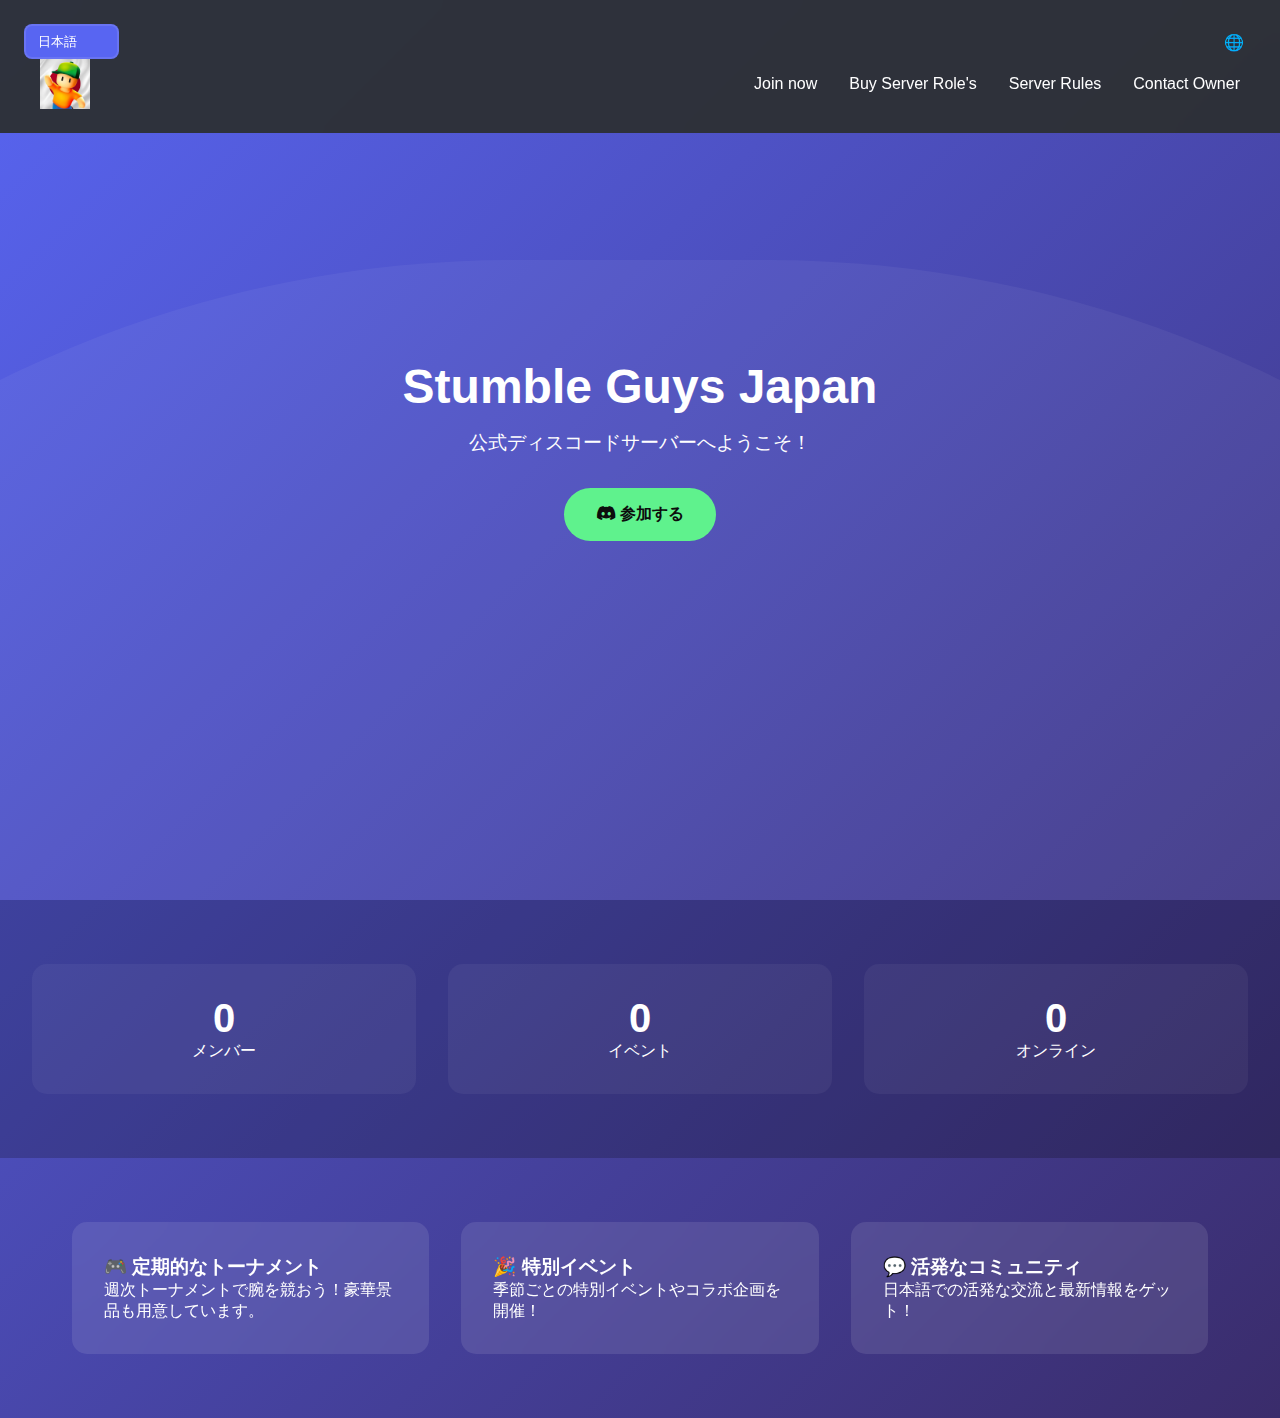
<file: index.html>
<!DOCTYPE html>
<html lang="ja">
<head>
    <meta charset="UTF-8">
    <meta name="viewport" content="width=device-width, initial-scale=1.0">
    <title>Stumble Guys Japan - 公式ディスコードサーバー</title>
    <link rel="stylesheet" href="https://cdnjs.cloudflare.com/ajax/libs/font-awesome/6.0.0/css/all.min.css">
    <link rel="stylesheet" href="Chat.css">

</head>
<body>
    
    </div>

    <nav class="nav">
        <div class="language-switcher">
            <select id="languageSelect" onchange="changeLanguage(this.value)">
                <option value="ja">日本語</option>
                <option value="en">English</option>
            </select>
        </div>
        <div class="nav-content">
            <img src="Sg server logo.jpg" alt="Server Logo" width="50" class="floating-logo">
            <div class="nav-links">
                <a href="https://discord.com/channels/1329159500552343633/1329167504312107028" class="nav-link" onclick="window.location.href='https://discord.com/channels/1329159500552343633/1329167504312107028'">Join now</a>
                <a href="About.Html" class="nav-link" onclick="window.location.href='About.Html'">Buy Server Role's</a>
                <a href="Rules.html" class="nav-link" onclick="window.location.href='Rules.html'">Server Rules</a>
                <a href="#contact" class="nav-link" onclick="window.location.href='#contact'">Contact Owner</a>
            </div>
        </div>
    </nav>
    <!-- <nav class="nav">
        <div class="language-switcher">
            <select id="languageSelect" onchange="changeLanguage(this.value)">
                <option value="ja">日本語</option>
                <option value="en">English</option>
            </select>
        </div>
        <div class="nav-content">
            <img src="Sg server logo.jpg" alt="Server Logo" width="50" class="floating-logo">
            <div class="nav-links">
                <a href="https://discord.com/channels/1329159500552343633/1329167504312107028" class="nav-link">Join now</a>
                <a href="About.Html" class="nav-link">Buy Server Role's</a>
               
                <a href="Rules.html" class="nav-link">Server Rules</a>
                <a href="#contact" class="nav-link">Contact Owner</a>
            </div>
        </div>
    </nav> -->

    <section class="hero">
        <h1 lang="ja" style="font-size: 3rem; margin-bottom: 1rem;">Stumble Guys Japan</h1>
        <h1 lang="en" style="font-size: 3rem; margin-bottom: 1rem;">Stumble Guys Japan</h1>
        
        <p lang="ja" style="font-size: 1.2rem; margin-bottom: 2rem;">公式ディスコードサーバーへようこそ！</p>
        <p lang="en" style="font-size: 1.2rem; margin-bottom: 2rem;">Welcome to the Official Discord Server!</p>
        
        <a href="https://discord.com/channels/1329159500552343633/1329167504312107028" class="join-button" target="_blank">  
            <i class="fab fa-discord"></i> 
            <span lang="ja">参加する</span>
            <span lang="en">Join Now</span>
        </a>
    </section>

    <section class="server-stats">
        <div class="stat-card">
            <div class="stat-number" data-count="5000">0</div>
            <div class="stat-label" lang="ja">メンバー</div>
            <div class="stat-label" lang="en">Members</div>
        </div>
        <div class="stat-card">
            <div class="stat-number" data-count="100">0</div>
            <div class="stat-label" lang="ja">イベント</div>
            <div class="stat-label" lang="en">Events</div>
        </div>
        <div class="stat-card">
            <div class="stat-number" data-count="24">0</div>
            <div class="stat-label" lang="ja">オンライン</div>
            <div class="stat-label" lang="en">Online</div>
        </div>
    </section>

    <section class="feature-cards">
        <div class="card">
            <h3 lang="ja">🎮 定期的なトーナメント</h3>
            <h3 lang="en">🎮 Regular Tournaments</h3>
            <p lang="ja">週次トーナメントで腕を競おう！豪華景品も用意しています。</p>
            <p lang="en">Compete in weekly tournaments! Awesome prizes await.</p>
        </div>
        <div class="card">
            <h3 lang="ja">🎉 特別イベント</h3>
            <h3 lang="en">🎉 Special Events</h3>
            <p lang="ja">季節ごとの特別イベントやコラボ企画を開催！</p>
            <p lang="en">Seasonal events and collaborations are held!</p>
        </div>
        <div class="card">
            <h3 lang="ja">💬 活発なコミュニティ</h3>
            <h3 lang="en">💬 Active Community</h3>
            <p lang="ja">日本語での活発な交流と最新情報をゲット！</p>
            <p lang="en">Join an active community with the latest info in Japanese!</p>
        </div>
    </section>
    <script src="Chat.js"></script>

    
</body>
</html>
</file>
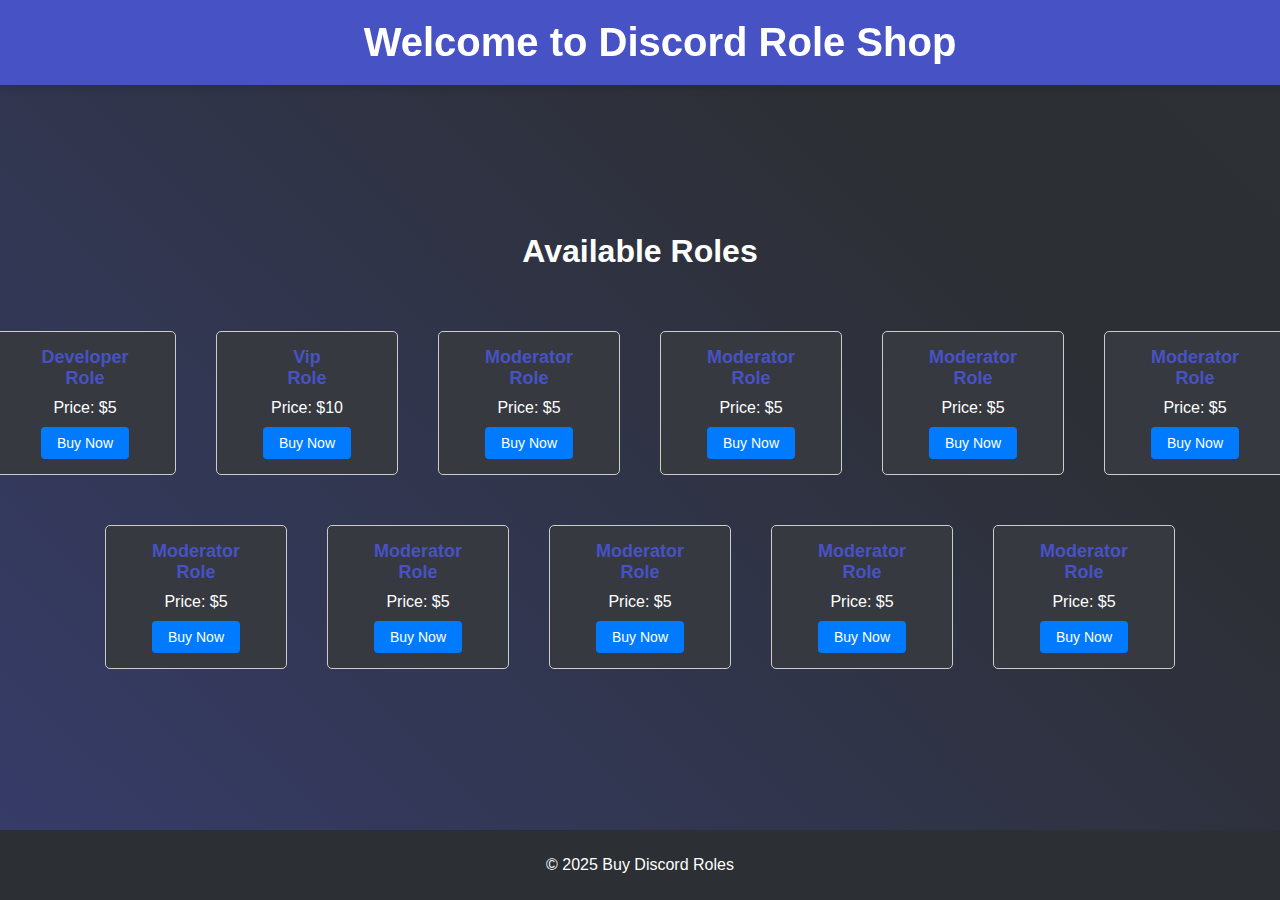
<file: About.Html>
<!DOCTYPE html>
<html lang="en">
<head>
    <meta charset="UTF-8">
    <meta name="viewport" content="width=device-width, initial-scale=1.0">
    <title>Buy Discord Roles</title>
    <link rel="stylesheet" href="About.css">
    <style>
        /* Add consistent styling for all .role divs */
        .role {
            display: inline-block; /* Make them inline-block to align horizontally */
            margin: 10px; /* Add some spacing between roles */
            padding: 15px; /* Add padding for better spacing inside the div */
            border: 1px solid #ccc; /* Add a border */
            border-radius: 5px; /* Rounded corners */
            text-align: center; /* Center-align the content */
            width: 150px; /* Set a fixed width for consistency */
        }

        .role h3 {
            margin: 0; /* Remove default margin for h3 */
            font-size: 18px; /* Adjust font size */
        }

        .role p {
            margin: 10px 0; /* Add spacing above and below the price */
            font-size: 16px; /* Adjust font size */
        }

        .role button {
            padding: 8px 16px; /* Add padding to the button */
            font-size: 14px; /* Adjust button font size */
            cursor: pointer; /* Change cursor to pointer on hover */
            background-color: #007bff; /* Blue background color */
            color: white; /* White text color */
            border: none; /* Remove default border */
            border-radius: 4px; /* Rounded corners for the button */
        }

        .role button:hover {
            background-color: #0056b3; /* Darker blue on hover */
        }
    </style>
</head>
<body>
    <header>
        <h1>Welcome to Discord Role Shop</h1>
        <nav>
            <!-- Navigation content here -->
        </nav>
    </header>
    
    <h1 class="roles">Available Roles</h1>

    <main>
        <section class="roles">
            <div class="role" id="role1">
                <h3>Developer <br>Role</h3>
                <p>Price: $5</p>
                <button onclick="buyRole(1)">Buy Now</button>
            </div>
            <div class="role" id="role2">
                <h3>Vip <br>Role</h3>
                <p>Price: $10</p>
                <button onclick="buyRole(2)">Buy Now</button>
            </div>
            <div class="role" id="role3">
                <h3>Moderator <br>Role</h3>
                <p>Price: $5</p>
                <button onclick="buyRole(3)">Buy Now</button>
            </div>
            
            <div class="role" id="role3">
                <h3>Moderator <br>Role</h3>
                <p>Price: $5</p>
                <button onclick="buyRole(3)">Buy Now</button>
            </div>
            <div class="role" id="role3">
                <h3>Moderator <br>Role</h3>
                <p>Price: $5</p>
                <button onclick="buyRole(3)">Buy Now</button>
            </div>
            <div class="role" id="role3">
                <h3>Moderator <br>Role</h3>
                <p>Price: $5</p>
                <button onclick="buyRole(3)">Buy Now</button>
            </div>
          
        </section>

        <section class="roles">
            <div class="role" id="role3">
                <h3>Moderator <br>Role</h3>
                <p>Price: $5</p>
                <button onclick="buyRole(3)">Buy Now</button>
            </div>
            <div class="role" id="role3">
                <h3>Moderator <br>Role</h3>
                <p>Price: $5</p>
                <button onclick="buyRole(3)">Buy Now</button>
            </div>
            <div class="role" id="role3">
                <h3>Moderator <br>Role</h3>
                <p>Price: $5</p>
                <button onclick="buyRole(3)">Buy Now</button>
            </div>
            <div class="role" id="role3">
                <h3>Moderator <br>Role</h3>
                <p>Price: $5</p>
                <button onclick="buyRole(3)">Buy Now</button>
            </div>
            <div class="role" id="role3">
                <h3>Moderator <br>Role</h3>
                <p>Price: $5</p>
                <button onclick="buyRole(3)">Buy Now</button>
            </div>
          
        </section>
    </main>

    <footer>
        <p>&copy; 2025 Buy Discord Roles</p>
    </footer>

    <script src="About.js"></script>
</body>
</html>
</file>
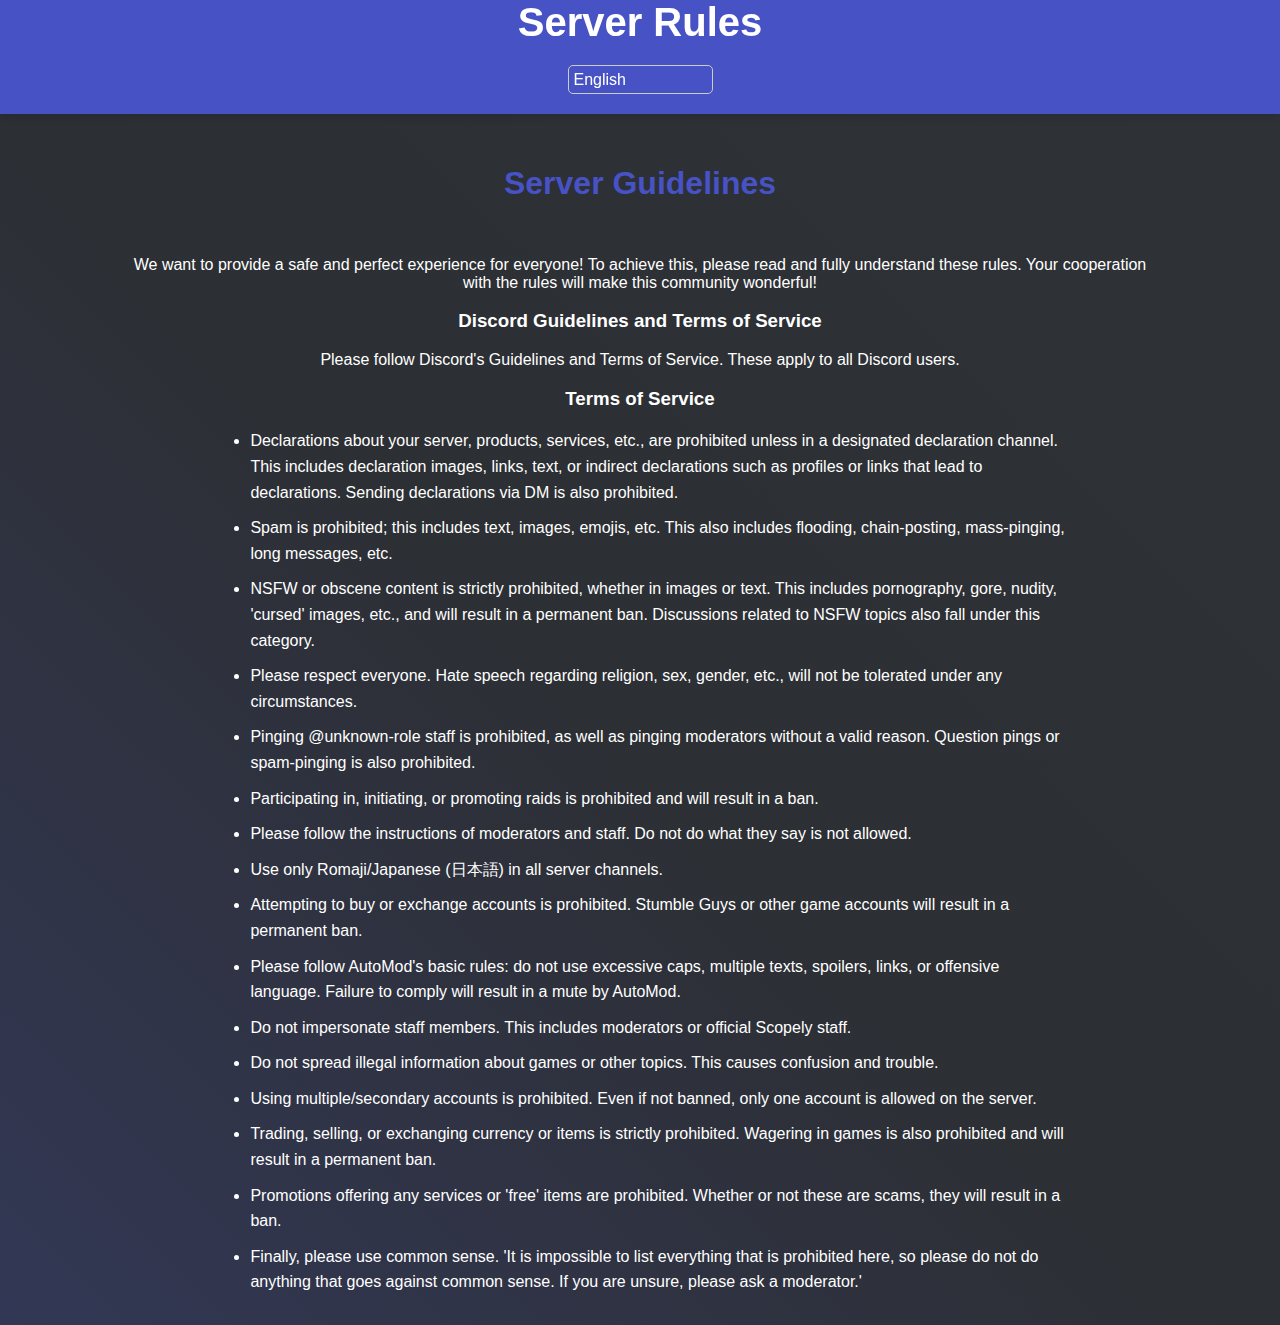
<file: Rules.html>
<!DOCTYPE html>
<html lang="en">
<head>
    <meta charset="UTF-8">
    <meta name="viewport" content="width=device-width, initial-scale=1.0">
    <title>Sābā Rūru - Server Rules</title>
    <link rel="stylesheet" href="Rules.css">
    <style>
        /* Basic styling for the language selector */
        #language-selector {
            margin: 20px;
            padding: 5px;
            font-size: 16px;
            border-radius: 5px;
            border: 1px solid #ccc;
        }
    </style>
</head>
<body>

    <!-- Header Section -->
    <header>
        <h1 id="header-title">Sābā Rūru (Server Rules)</h1>
        <nav>
            <!-- <a href="#rules">Rules</a>
            <a href="#contact">Contact</a>
            <a href="#home">Home</a> -->
        </nav>
        <!-- Language Selector -->
        <select id="language-selector">
            <option value="en">English</option>
            <option value="ja">日本語 (Japanese)</option>
        </select>
    </header>
    <br>

    <!-- Server Rules Section -->
    <section id="rules">
        <h2 id="rules-title">Server Guidelines</h2>
        <br>
        <p id="rules-description">Minasan ni wa anzen de, kanpeki na keiken wo teikyou shitai to omoimasu! Sore wo tassei suru tame ni, kono ruuru wo yoku yonde, jūbun ni rikai shite kudasai. Minasan no ruuru e no kyōryoku ga, kono komyuniti wo subarashii mono ni shimasu!</p>
        
        <h3 id="discord-guidelines">Discord Guidelines and Terms of Service</h3>
        <p id="discord-description">Discord no Guidelines to Terms of Service ni shitagatte kudasai. Kore wa subete no Discord user ni tekiyō saremasu.</p>
        
        <h3 id="terms-title">Terms of Service</h3>
        <ul id="terms-list">
            <li>Anata no sābā, shōhin, sābisu nado no sengen wa, sengen no tame no channeru de nai kagiri kinshi desu. Kore ni wa, sengen imeeji, sengen link, sengen tekisuto, mata wa purofīru ya link wo kenshōsaseru yō na kansetsuteki sengen wo fukumimasu. DM de sengen wo okuru koto mo kinshi desu.</li>
            <li>Spam wa kinshi desu; tekisuto, shashin, emoji nado. Kore wa flooding, rain-posting, mass-pinging, nagai messēji nado wo mo fukumi masu.</li>
            <li>NSFW ya fusagashii kontentsu wa, imeeji ya tekisuto ni kakawarazu zenmen kinshi desu. Kore wa porno, gō, hadaka, "cursed" imeeji nado wo fukumi, eikyū ban no taishō ni narimasu. NSFW ni kanren suru hanashiai mo onaji kategoria ni hairimasu.</li>
            <li>Minasan wo sonchō shite kudasai. Shūkyō, sei, gender nado ni kanshite, nikushimi no hatsugen wa ichidomo kyoyō saremasen.</li>
            <li>@unknown-role staff wo ping suru koto wa kinshi desu, mata yūryō na riyū nashi ni moderētā wo ping suru koto mo kinshi desu. Tazunete ping shita-ri, spam-ping wa kinshi desu.</li>
            <li>Reido ni sanka, kaishi, soshite puromōto suru koto wa kinshi de, ban no gen'in ni narimasu.</li>
            <li>Moderētā ya staff no shiji ni shitagatte kudasai. Kare-ra ga dame da to iu koto wa shinaide kudasai.</li>
            <li>Sābā no subete no channeru de Romaji/Japanese (日本語) dake wo tsukatte kudasai.</li>
            <li>Akaunto no baibai ya kōkan wo kokoromiru koto wa kinshi desu. Stumble Guys ya hokano gēmu akaunto, mata wa akaunto wa, eikyū ban ni narimasu.</li>
            <li>AutoMod no kihon rule wo mamotte kudasai: ooki na moji wo amari tsukawanai, fukusū no tekisuto wo tsukawanai, spoiler wo tsukawanai, link wo okuranai, noroi no kotoba ya fukōna kotoba wo tsukawanai de kudasai. Kore ni shitagawanai baai wa AutoMod ni mute saremasu.</li>
            <li>Staff member no mane wo shinai de kudasai. Kore wa moderētā ya Scopely no kōshiki staff wo mo fukumimasu.</li>
            <li>Gēmu ya hokano tēma ni kansuru fuhō na jōhō wo hirogenai de kudasai. Kore wa konton ya toraburu no gen'in ni narimasu.</li>
            <li>Fukusū/second akaunto no shiyō wa kinshi desu. Ban sarete inakute mo, sābā ni wa ichi-ko no akaunto shika tsukatte wa ikemasen.</li>
            <li>Currency ya item no torihiki, baibai, kōkan wa zenmen kinshi desu. Gēmu de no wager mo onaji desu, eikyū ban no gen'in ni narimasu.</li>
            <li>Any services ya “free” items wo teikyō shite iru puromōto wa kinshi desu. Kore ga scams de aru ka nai ka ni kakawarazu, ban saremasu.</li>
            <li>Saishūteki ni, kyōtsū kankaku wo riyō shite kudasai. “Koko ni subete no kinshi koto wo keisai suru koto wa dekinai no de, kyōtsū kankaku ni han suru koto wa shinai de kudasai. Wakarimasen baai wa, moderētā ni tazunete kudasai.”</li>
        </ul>
    </section>

    <!-- Footer Section -->
    <!-- <footer>
        <p>&copy; 2025 Sābā Rūru - All Rights Reserved</p>
    </footer> -->

    <script>
        // Language data
        const translations = {
            en: {
                headerTitle: "Server Rules",
                rulesTitle: "Server Guidelines",
                rulesDescription: "We want to provide a safe and perfect experience for everyone! To achieve this, please read and fully understand these rules. Your cooperation with the rules will make this community wonderful!",
                discordGuidelines: "Discord Guidelines and Terms of Service",
                discordDescription: "Please follow Discord's Guidelines and Terms of Service. These apply to all Discord users.",
                termsTitle: "Terms of Service",
                termsList: [
                    "Declarations about your server, products, services, etc., are prohibited unless in a designated declaration channel. This includes declaration images, links, text, or indirect declarations such as profiles or links that lead to declarations. Sending declarations via DM is also prohibited.",
                    "Spam is prohibited; this includes text, images, emojis, etc. This also includes flooding, chain-posting, mass-pinging, long messages, etc.",
                    "NSFW or obscene content is strictly prohibited, whether in images or text. This includes pornography, gore, nudity, 'cursed' images, etc., and will result in a permanent ban. Discussions related to NSFW topics also fall under this category.",
                    "Please respect everyone. Hate speech regarding religion, sex, gender, etc., will not be tolerated under any circumstances.",
                    "Pinging @unknown-role staff is prohibited, as well as pinging moderators without a valid reason. Question pings or spam-pinging is also prohibited.",
                    "Participating in, initiating, or promoting raids is prohibited and will result in a ban.",
                    "Please follow the instructions of moderators and staff. Do not do what they say is not allowed.",
                    "Use only Romaji/Japanese (日本語) in all server channels.",
                    "Attempting to buy or exchange accounts is prohibited. Stumble Guys or other game accounts will result in a permanent ban.",
                    "Please follow AutoMod's basic rules: do not use excessive caps, multiple texts, spoilers, links, or offensive language. Failure to comply will result in a mute by AutoMod.",
                    "Do not impersonate staff members. This includes moderators or official Scopely staff.",
                    "Do not spread illegal information about games or other topics. This causes confusion and trouble.",
                    "Using multiple/secondary accounts is prohibited. Even if not banned, only one account is allowed on the server.",
                    "Trading, selling, or exchanging currency or items is strictly prohibited. Wagering in games is also prohibited and will result in a permanent ban.",
                    "Promotions offering any services or 'free' items are prohibited. Whether or not these are scams, they will result in a ban.",
                    "Finally, please use common sense. 'It is impossible to list everything that is prohibited here, so please do not do anything that goes against common sense. If you are unsure, please ask a moderator.'"
                ]
            },
            ja: {
                headerTitle: "サーバールール",
                rulesTitle: "サーバーガイドライン",
                rulesDescription: "皆さんに安全で完璧な体験を提供したいと思います！これを達成するために、このルールをよく読んで十分に理解してください。皆さんのルールへの協力が、このコミュニティを素晴らしいものにします！",
                discordGuidelines: "Discordガイドラインと利用規約",
                discordDescription: "Discordのガイドラインと利用規約に従ってください。これらはすべてのDiscordユーザーに適用されます。",
                termsTitle: "利用規約",
                termsList: [
                    "サーバー、商品、サービスなどに関する宣言は、宣言用のチャンネル以外では禁止されています。これには、宣言画像、リンク、テキスト、またはプロフィールやリンクを通じた間接的な宣言も含まれます。DMでの宣言も禁止されています。",
                    "スパムは禁止されています。これにはテキスト、画像、絵文字などが含まれます。フラッディング、チェーンポスト、マスピング、長いメッセージなども含まれます。",
                    "NSFWやわいせつなコンテンツは、画像やテキストに関係なく全面禁止です。これにはポルノ、グロ、ヌード、「呪われた」画像などが含まれ、永久追放の対象となります。NSFWに関連する会話もこのカテゴリに含まれます。",
                    "皆さんを尊重してください。宗教、性別、ジェンダーなどに関するヘイトスピーチは一切許容されません。",
                    "@unknown-roleスタッフへのピングは禁止されています。また、正当な理由なしにモデレーターをピングすることも禁止されています。質問ピングやスパムピングも禁止されています。",
                    "レイドへの参加、開始、または宣伝は禁止されており、追放の対象となります。",
                    "モデレーターやスタッフの指示に従ってください。彼らが許可しないと言ったことはしないでください。",
                    "サーバーのすべてのチャンネルでローマ字/日本語（日本語）のみを使用してください。",
                    "アカウントの売買や交換を試みることは禁止されています。Stumble Guysや他のゲームアカウントは永久追放の対象となります。",
                    "AutoModの基本ルールに従ってください：過度の大文字使用、複数のテキスト、ネタバレ、リンク、攻撃的な言葉を使用しないでください。これに従わない場合、AutoModによってミュートされます。",
                    "スタッフメンバーを偽装しないでください。これにはモデレーターやScopelyの公式スタッフも含まれます。",
                    "ゲームやその他のトピックに関する違法な情報を広めないでください。これは混乱やトラブルの原因となります。",
                    "複数/セカンダリアカウントの使用は禁止されています。追放されていない場合でも、サーバーでは1つのアカウントのみ使用できます。",
                    "通貨やアイテムの取引、販売、交換は全面禁止です。ゲーム内での賭けも禁止されており、永久追放の対象となります。",
                    "「無料」アイテムやサービスを提供するプロモーションは禁止されています。これが詐欺であるかどうかに関係なく、追放の対象となります。",
                    "最後に、常識を使ってください。「ここに禁止されているすべてのことをリストすることは不可能ですので、常識に反することをしないでください。わからない場合は、モデレーターに尋ねてください。」"
                ]
            }
        };

        // Function to update the page content based on the selected language
        function updateLanguage(lang) {
            document.getElementById("header-title").textContent = translations[lang].headerTitle;
            document.getElementById("rules-title").textContent = translations[lang].rulesTitle;
            document.getElementById("rules-description").textContent = translations[lang].rulesDescription;
            document.getElementById("discord-guidelines").textContent = translations[lang].discordGuidelines;
            document.getElementById("discord-description").textContent = translations[lang].discordDescription;
            document.getElementById("terms-title").textContent = translations[lang].termsTitle;

            const termsList = document.getElementById("terms-list");
            termsList.innerHTML = ""; // Clear the list
            translations[lang].termsList.forEach(item => {
                const li = document.createElement("li");
                li.textContent = item;
                termsList.appendChild(li);
            });
        }

        // Event listener for the language selector
        document.getElementById("language-selector").addEventListener("change", function() {
            const selectedLanguage = this.value;
            updateLanguage(selectedLanguage);
        });

        // Set default language to English
        updateLanguage("en");
    </script>
</body>
</html>
</file>
<file: Chat.css>
/* Same styles as before */

        /* Language-specific styles */
        [lang="en"] { display: none; }
        .en [lang="en"] { display: block; }
        .en [lang="ja"] { display: none; }
         :root {
            --discord-blurple: #5865F2;
            --discord-dark: #2C2F33;
            --discord-green: #57F287;
            --accent-red: #5865F2;
        }

        * {
            margin: 0;
            padding: 0;
            box-sizing: border-box;
            font-family: 'Segoe UI', sans-serif;
        }

        body {
            background: linear-gradient(135deg, var(--discord-blurple), #3a2c6b);
            color: white;
            overflow-x: hidden;
        }

        .floating-logo {
            animation: float 3s ease-in-out infinite;
        }

        @keyframes float {
            0%, 100% { transform: translateY(0) rotate(0deg); }
            50% { transform: translateY(-20px) rotate(5deg); }
        }

        .hero {
            height: 100vh;
            display: flex;
            flex-direction: column;
            justify-content: center;
            align-items: center;
            text-align: center;
            padding: 2rem;
            position: relative;
            overflow: hidden;
        }

        .hero::after {
            content: '';
            position: absolute;
            width: 200vw;
            height: 200vw;
            background: rgba(255, 255, 255, 0.05);
            border-radius: 45%;
            animation: rotate 20s linear infinite;
            bottom: -150vw;
        }

        @keyframes rotate {
            0% { transform: rotate(0deg); }
            100% { transform: rotate(360deg); }
        }

        .nav {
            position: fixed;
            top: 0;
            width: 100%;
            padding: 1.5rem;
            background: rgba(44, 47, 51, 0.95);
            backdrop-filter: blur(10px);
            z-index: 1000;
            transition: 0.3s;
        }

        .nav.scrolled {
            padding: 1rem;
            box-shadow: 0 5px 20px rgba(0,0,0,0.2);
        }

        .nav-content {
            max-width: 1200px;
            margin: 0 auto;
            display: flex;
            justify-content: space-between;
            align-items: center;
        }

        .nav-links {
            display: flex;
            gap: 2rem;
        }

        .nav-link {
            color: white;
            text-decoration: none;
            position: relative;
            transition: 0.3s;
        }

        .nav-link::after {
            content: '';
            position: absolute;
            bottom: -5px;
            left: 0;
            width: 0;
            height: 2px;
            background: var(--accent-red);
            transition: 0.3s;
        }

        .nav-link:hover::after {
            width: 100%;
        }

        .feature-cards {
            display: grid;
            grid-template-columns: repeat(auto-fit, minmax(300px, 1fr));
            gap: 2rem;
            padding: 4rem 2rem;
            max-width: 1200px;
            margin: 0 auto;
        }

        .card {
            background: rgba(255, 255, 255, 0.1);
            padding: 2rem;
            border-radius: 15px;
            backdrop-filter: blur(10px);
            transform: translateY(0);
            transition: 0.3s;
            cursor: pointer;
        }

        .card:hover {
            transform: translateY(-10px);
            box-shadow: 0 10px 30px rgba(0,0,0,0.3);
        }

        .join-button {
            background: var(--discord-green);
            color: black;
            padding: 1rem 2rem;
            border-radius: 50px;
            text-decoration: none;
            font-weight: bold;
            transition: 0.3s;
            animation: pulse 2s infinite;
        }

        @keyframes pulse {
            0%, 100% { transform: scale(1); }
            50% { transform: scale(1.05); }
        }

        .join-button:hover {
            background: #45d173;
            transform: translateY(-3px);
            box-shadow: 0 5px 15px rgba(87, 242, 135, 0.4);
        }

        .server-stats {
            display: grid;
            grid-template-columns: repeat(auto-fit, minmax(200px, 1fr));
            gap: 2rem;
            padding: 4rem 2rem;
            background: rgba(0,0,0,0.2);
        }

        .stat-card {
            text-align: center;
            padding: 2rem;
            background: rgba(255, 255, 255, 0.05);
            border-radius: 15px;
            transition: 0.3s;
        }

        .stat-number {
            font-size: 2.5rem;
            font-weight: bold;
            color: white
        }

        @media (max-width: 768px) {
            .nav-links {
                display: none;
            }
        }
        .language-switcher {
        position: relative;
    }

    #languageSelect {
        background: var(--discord-blurple);
        color: white;
        border: 2px solid rgba(255,255,255,0.1);
        border-radius: 8px;
        padding: 8px 12px;
        cursor: pointer;
        appearance: none;
        padding-right: 35px;
        transition: all 0.3s ease;
    }

    #languageSelect:hover {
        background: #4752c4;
        border-color: rgba(255,255,255,0.3);
    }

    .language-switcher::after {
        content: "🌐";
        position: absolute;
        right: 12px;
        top: 50%;
        transform: translateY(-50%);
        pointer-events: none;
    }

    /* Language-specific styles */
    [lang="en"] { display: none; }
    .en [lang="en"] { display: block; }
    .en [lang="ja"] { display: none; }
</file>
<file: About.css>
/* General Styles */
body {
    font-family: 'Arial', sans-serif;
    text-align: center;
    margin: 0;
    padding: 0;
    display: flex;
    flex-direction: column;
    align-items: center;
    justify-content: center;
    min-height: 100vh;
    background: linear-gradient(45deg, #4752c4, #2C2F33, #36393F); /* Initial gradient */
    background-size: 400% 400%; /* Ensures the gradient covers a large area */
    animation: gradientBackground 10s ease infinite; /* Animate the background gradient */
    color: white; /* White text for contrast */
}

/* Header Styles */
header {
    background-color: #4752c4; /* Main color (Discord blue) */
    color: white;
    padding: 20px;
    width: 100%;
    box-shadow: 0 4px 8px rgba(0, 0, 0, 0.1);
    position: fixed;
    top: 0;
    left: 0;
    z-index: 10;
}

header h1 {
    margin: 0;
    font-size: 2.5rem;
    animation: fadeIn 1s ease-in-out;
}

nav a {
    margin: 0 10px;
    color: white;
    text-decoration: none;
    font-size: 1.2rem;
    transition: color 0.3s;
}

nav a:hover {
    color: #bbb;
}

/* Roles Section */
/* #roles {
    display: flex;
    justify-content: center;
    gap: 20px;
    padding: 100px 20px 20px;
    animation: fadeInUp 1.5s ease-out;
} */

.roles{
        display: flex;
        justify-content: center;
        gap: 20px;
        padding: 10px 20px 20px;
        animation: fadeInUp 1.5s ease-out;
}

.role {
    background-color: #36393F; /* Slightly lighter dark color for cards */
    border: 1px solid #4752c4; /* Discord blue border */
    padding: 0px;
    width: 300px;
    border-radius: 99px;
    text-align: center;
    transition: transform 0.3s ease-in-out, box-shadow 0.3s ease;
    
}

.role:hover {
    transform: translateY(-10px); /* Lift effect on hover */
    box-shadow: 0 12px 20px rgba(0, 0, 0, 0.15); /* Glow effect */
}

.role h3 {
    color: #4752c4; /* Blue title */
    font-size: 1.6rem;
    margin-bottom: 10px;
}

button {
    background-color: #4752c4; /* Discord blue */
    color: white;
    border: none;
    padding: 12px 25px;
    cursor: pointer;
    border-radius: 4px;
    font-size: 1.1rem;
    transition: background-color 0.3s ease, transform 0.3s ease;
}

button:hover {
    background-color: #3b4ab8; /* Darker shade of blue for hover effect */
    transform: scale(1.05); /* Slight zoom effect */
}

/* Footer Styles */
footer {
    background-color: #2C2F33;
    color: white;
    padding: 10px;
    position: fixed;
    width: 100%;
    bottom: 0;
    text-align: center;
}

/* Page Animations */
@keyframes fadeIn {
    from {
        opacity: 0;
    }
    to {
        opacity: 1;
    }
}

@keyframes fadeInUp {
    from {
        opacity: 0;
        transform: translateY(30px);
    }
    to {
        opacity: 1;
        transform: translateY(0);
    }
}

@keyframes gradientBackground {
    0% {
        background-position: 0% 50%;
    }
    50% {
        background-position: 100% 50%;
    }
    100% {
        background-position: 0% 50%;
    }
}

/* Media Queries for Responsiveness */
@media (max-width: 768px) {
    #roles {
        flex-direction: column;
        gap: 20px;
    }

    .role {
        width: 90%;
    }

    header h1 {
        font-size: 2rem;
    }
}
</file>
<file: Rules.css>
/* General Styles */
body {
    font-family: 'Arial', sans-serif;
    text-align: center;
    margin: 0;
    padding: 0;
    display: flex;
    flex-direction: column;
    align-items: center;
    justify-content: center;
    min-height: 100vh;
    background: linear-gradient(45deg, #4752c4, #2C2F33, #36393F); /* Gradient background */
    background-size: 400% 400%;
    animation: gradientBackground 10s ease infinite;
    color: white;
    animation: fadeIn 2s ease-in-out;
}

/* Header Styles */
header {
    background-color: #4752c4; /* Discord blue */
    color: white;
    padding: 0px;
    width: 100%;
    box-shadow: 0 4px 8px rgba(0, 0, 0, 0.1);
    position: fixed;
    top: 0;
    left: 0;
    z-index: 10;
    animation: slideDown 1s ease-in-out;
}

header h1 {
    margin: 0;
    font-size: 2.5rem;
}

nav a {
    margin: 0 10px;
    color: white;
    text-decoration: none;
    font-size: 1.2rem;
    transition: color 0.3s;
}

nav a:hover {
    color: #bbb;
}

/* Rules Section */
#rules {
    display: block;
    justify-content: center;
    gap: 20px;
    padding: 120px 20px 20px;
    animation: fadeInUp 2s ease-out;
    width: 80%;
}

#rules h2 {
    font-size: 2rem;
    margin-bottom: 20px;
    color: #4752c4;
}

ul {
    text-align: left;
    margin: 0 auto;
    width: 80%;
}

ul li {
    margin-bottom: 10px;
    line-height: 1.6;
}

ul li:hover {
    background-color: #2C2F33;
    border-radius: 5px;
    padding: 5px;
}

/* Footer Styles */
footer {
    background-color: #2C2F33;
    color: white;
    padding: 10px;
    position: fixed;
    width: 100%;
    bottom: 0;
    text-align: center;
}

/* Animations */
@keyframes fadeIn {
    from {
        opacity: 0;
    }
    to {
        opacity: 1;
    }
}

@keyframes fadeInUp {
    from {
        opacity: 0;
        transform: translateY(30px);
    }
    to {
        opacity: 1;
        transform: translateY(0);
    }
}

@keyframes gradientBackground {
    0% {
        background-position: 0% 50%;
    }
    50% {
        background-position: 100% 50%;
    }
    100% {
        background-position: 0% 50%;
    }
}

@keyframes slideDown {
    from {
        transform: translateY(-100%);
    }
    to {
        transform: translateY(0);
    }
}

/* Media Queries for Responsiveness */
@media (max-width: 768px) {
    #rules {
        width: 90%;
    }

    header h1 {
        font-size: 2rem;
    }
}
#language-selector{
    background: var(--discord-blurple);
    color: white;
    border: 2px solid rgba(255,255,255,0.1);
    border-radius: 8px;
    padding: 8px 12px;
    cursor: pointer;
    appearance: none;
    padding-right: 35px;
    transition: all 0.3s ease;
    background: #4752c4;
    border-color: rgba(255,255,255,0.3);
    margin-bottom: 3px;
}
</file>
